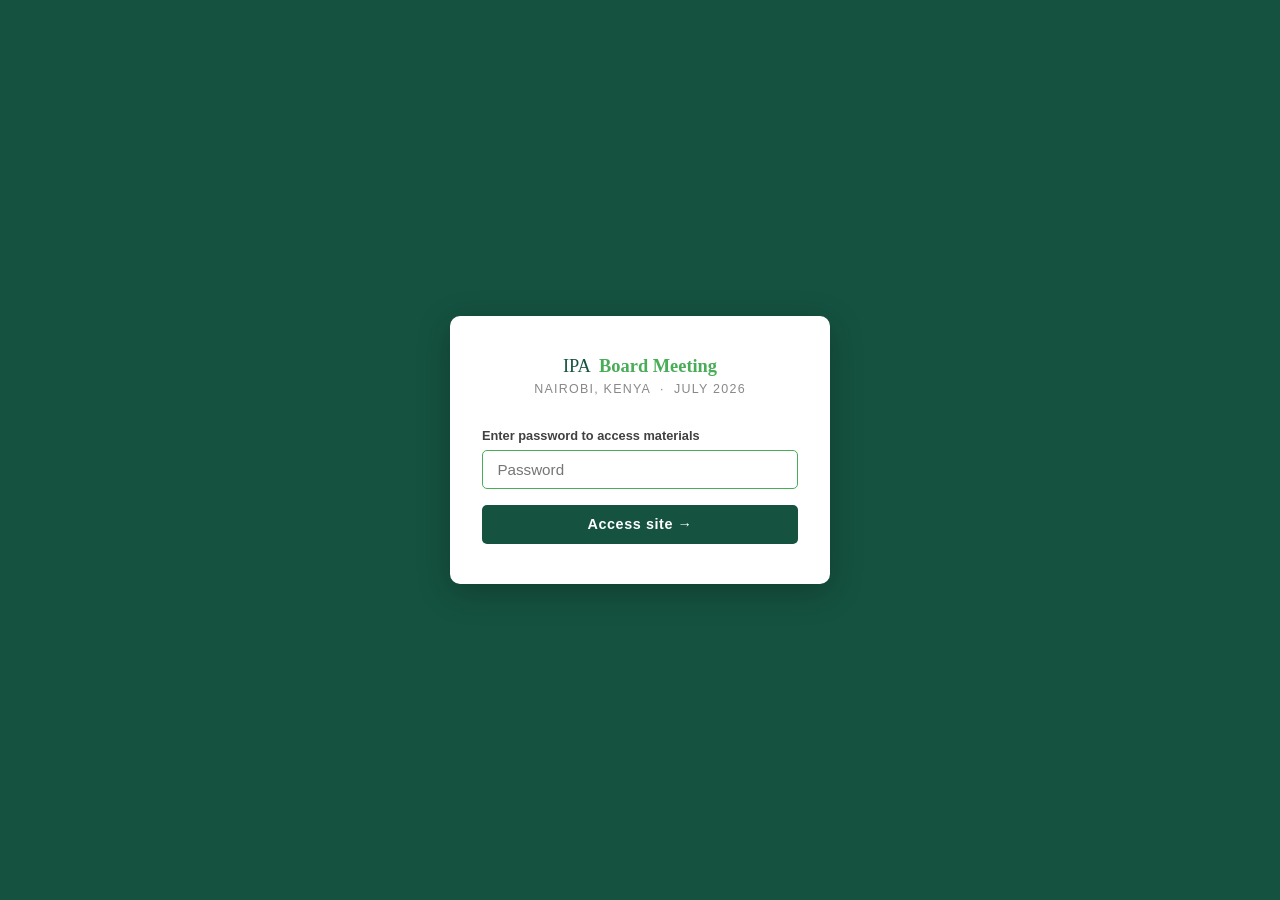
<file: index.html>
<!DOCTYPE html>
<html lang="en">
<head>
  <meta charset="UTF-8" />
  <meta name="viewport" content="width=device-width, initial-scale=1.0"/>
  <title>IPA Board Meeting</title>
  <script>
    if (sessionStorage.getItem("ipa_auth") !== "true") {
      window.location.href = "password.html";
    }
  </script>
  <style>
    /* ── TOKENS ─────────────────────────────────────────── */
    :root {
      --green:      #49ac57;
      --dark-green: #155240;
      --light-blue: #84d0d4;
      --dark-blue:  #2b4085;
      --orange:     #f26529;
      --light-gray: #f1f2f2;
      --dark-gray:  #c9c9c8;
      --charcoal:   #414042;
      --white:      #ffffff;
      --font-display: Georgia, 'Times New Roman', serif;
      --font-body:    Arial, Helvetica, sans-serif;
    }

    /* ── RESET ──────────────────────────────────────────── */
    *, *::before, *::after { box-sizing: border-box; margin: 0; padding: 0; }
    body {
      font-family: var(--font-body);
      font-size: 15px;
      color: var(--charcoal);
      background: var(--white);
      min-height: 100vh;
      display: flex;
      flex-direction: column;
    }
    a { color: inherit; text-decoration: none; }

    /* ── HEADER ─────────────────────────────────────────── */
    header {
      background: var(--dark-green);
      color: var(--white);
      padding: 0 2rem;
      display: flex;
      align-items: center;
      justify-content: space-between;
      height: 64px;
      position: sticky;
      top: 0;
      z-index: 100;
      box-shadow: 0 2px 8px rgba(0,0,0,.25);
    }
    .site-title {
      font-family: var(--font-display);
      font-size: 1.15rem;
      font-weight: normal;
      letter-spacing: .01em;
    }
    .site-title span {
      color: var(--green);
      font-weight: bold;
    }
    nav { display: flex; gap: .25rem; }
    nav a {
      padding: .45rem .8rem;
      border-radius: 4px;
      font-size: .82rem;
      font-family: var(--font-body);
      font-weight: bold;
      text-transform: uppercase;
      letter-spacing: .06em;
      color: rgba(255,255,255,.75);
      transition: background .15s, color .15s;
    }
    nav a:hover { background: rgba(255,255,255,.12); color: #fff; }
    nav a.active { background: var(--green); color: #fff; }

    /* ── HERO ───────────────────────────────────────────── */
    .hero {
      background: var(--dark-green);
      color: var(--white);
      padding: 4rem 2rem 3.5rem;
      text-align: center;
    }
    .hero-label {
      font-family: var(--font-body);
      font-size: .72rem;
      font-weight: bold;
      text-transform: uppercase;
      letter-spacing: .14em;
      color: var(--light-blue);
      margin-bottom: .75rem;
    }
    .hero h1 {
      font-family: var(--font-display);
      font-size: 2.4rem;
      font-weight: normal;
      line-height: 1.2;
      margin-bottom: 1rem;
    }
    .hero p {
      font-size: .95rem;
      color: rgba(255,255,255,.75);
      max-width: 560px;
      margin: 0 auto 2rem;
      line-height: 1.6;
    }
    .hero-meta {
      display: flex;
      justify-content: center;
      gap: 2rem;
      flex-wrap: wrap;
    }
    .hero-meta-item {
      display: flex;
      flex-direction: column;
      align-items: center;
      gap: .2rem;
    }
    .hero-meta-item .label {
      font-size: .68rem;
      text-transform: uppercase;
      letter-spacing: .1em;
      color: var(--light-blue);
      font-weight: bold;
    }
    .hero-meta-item .value {
      font-family: var(--font-display);
      font-size: 1.1rem;
    }

    /* ── CARD GRID ──────────────────────────────────────── */
    .section-nav {
      display: grid;
      grid-template-columns: repeat(auto-fit, minmax(220px, 1fr));
      gap: 1.25rem;
      padding: 2.5rem 2rem;
      max-width: 960px;
      margin: 0 auto;
      width: 100%;
    }
    .nav-card {
      background: var(--white);
      border: 1px solid var(--dark-gray);
      border-radius: 8px;
      padding: 1.5rem 1.25rem;
      display: flex;
      flex-direction: column;
      gap: .6rem;
      cursor: pointer;
      transition: box-shadow .15s, transform .15s, border-color .15s;
      text-decoration: none;
      color: inherit;
    }
    .nav-card:hover {
      box-shadow: 0 4px 18px rgba(0,0,0,.10);
      transform: translateY(-2px);
      border-color: var(--green);
    }
    .nav-card .card-icon {
      width: 40px; height: 40px;
      background: var(--light-gray);
      border-radius: 8px;
      display: flex; align-items: center; justify-content: center;
    }
    .nav-card .card-icon svg { width: 22px; height: 22px; fill: var(--dark-green); }
    .nav-card h3 {
      font-family: var(--font-body);
      font-size: .95rem;
      font-weight: bold;
      color: var(--dark-green);
    }
    .nav-card p {
      font-size: .82rem;
      color: var(--charcoal);
      line-height: 1.5;
    }
    .nav-card .card-arrow {
      margin-top: auto;
      font-size: .78rem;
      font-weight: bold;
      color: var(--green);
      letter-spacing: .04em;
    }

    /* ── FOOTER ─────────────────────────────────────────── */
    footer {
      margin-top: auto;
      padding: 1.25rem 2rem;
      background: var(--light-gray);
      border-top: 1px solid var(--dark-gray);
      font-size: .75rem;
      color: #888;
      text-align: center;
    }
    footer a { color: var(--dark-green); text-decoration: underline; }

    /* ── MOBILE ─────────────────────────────────────────── */
    @media (max-width: 640px) {
      header { flex-direction: column; height: auto; padding: .75rem 1rem; gap: .5rem; }
      nav { flex-wrap: wrap; justify-content: center; }
      .hero h1 { font-size: 1.6rem; }
      .hero { padding: 2.5rem 1.25rem 2rem; }
    }
  </style>
</head>
<body>

<header>
  <div class="site-title">IPA &nbsp;<span>Board Meeting</span></div>
  <nav>
    <a href="index.html" class="active">Home</a>
    <a href="agenda.html">Agenda</a>
    <a href="reports.html">Reports</a>
    <a href="presentations.html">Logistics</a> 
    <a href="bios.html">Donor Dinner</a>
  </nav>
</header>

<div class="hero">
  <div class="hero-label">Innovations for Poverty Action</div>
  <h1>Board of Directors Meeting</h1>
  <p>Welcome. Use this site to access all meeting materials. Navigate using the menu above or the sections below.</p>
  <div class="hero-meta">
    <div class="hero-meta-item">
      <span class="label">Date</span>
      <span class="value">📅 July 29-31, 2026</span>
    </div>
    <div class="hero-meta-item">
      <span class="label">Location</span>
      <span class="value">Nairobi, Kenya / Virtual</span>
    </div>
  </div>
</div>

<div class="section-nav">

  <a href="agenda.html" class="nav-card">
    <div class="card-icon">
      <!-- Material Design: event_note icon -->
      <svg viewBox="0 0 24 24" xmlns="http://www.w3.org/2000/svg">
        <path d="M17 12H7v2h10v-2zm2-9h-1V1h-2v2H8V1H6v2H5C3.9 3 3 3.9 3 5L2.99 19c0 1.1.89 2 1.99 2H19c1.1 0 2-.9 2-2V5c0-1.1-.9-2-2-2zm0 16H5V8h14v11zm-5-5H7v2h7v-2z"/>
      </svg>
    </div>
    <h3>Agenda &amp; Schedule</h3>
    <p>Meeting timetable, discussion topics, and time allocations for each item.</p>
    <div class="card-arrow">View agenda →</div>
  </a>

  <a href="reports.html" class="nav-card">
    <div class="card-icon">
      <!-- Material Design: description icon -->
      <svg viewBox="0 0 24 24" xmlns="http://www.w3.org/2000/svg">
        <path d="M14 2H6C4.9 2 4 2.9 4 4v16c0 1.1.9 2 2 2h12c1.1 0 2-.9 2-2V8l-6-6zm2 16H8v-2h8v2zm0-4H8v-2h8v2zm-3-5V3.5L18.5 9H13z"/>
      </svg>
    </div>
    <h3>Reports &amp; Documents</h3>
    <p>Pre-read materials, financial summaries, and committee reports.</p>
    <div class="card-arrow">View reports →</div>
  </a>

  <a href="bios.html" class="nav-card">
    <div class="card-icon">
      <!-- Material Design: group icon -->
      <svg viewBox="0 0 24 24" xmlns="http://www.w3.org/2000/svg">
        <path d="M16 11c1.66 0 2.99-1.34 2.99-3S17.66 5 16 5c-1.66 0-3 1.34-3 3s1.34 3 3 3zm-8 0c1.66 0 2.99-1.34 2.99-3S9.66 5 8 5C6.34 5 5 6.34 5 8s1.34 3 3 3zm0 2c-2.33 0-7 1.17-7 3.5V19h14v-2.5c0-2.33-4.67-3.5-7-3.5zm8 0c-.29 0-.62.02-.97.05 1.16.84 1.97 1.97 1.97 3.45V19h6v-2.5c0-2.33-4.67-3.5-7-3.5z"/>
      </svg>
    </div>
    <h3>Donors Dinner</h3>
    <p>Profiles for donor representatives joining the dinner.</p>
    <div class="card-arrow">View bios →</div>
  </a>

  <a href="presentations.html" class="nav-card">
    <div class="card-icon">
      <!-- Material Design: present_to_all icon -->
      <svg viewBox="0 0 24 24" xmlns="http://www.w3.org/2000/svg">
        <path d="M21 3H3c-1.1 0-2 .9-2 2v14c0 1.1.9 2 2 2h18c1.1 0 2-.9 2-2V5c0-1.1-.9-2-2-2zm0 16H3V5h18v14zm-9-1l4-5h-3V7h-2v6H8l4 5z"/>
      </svg>
    </div>
    <h3>Logistics</h3>
    <p>Logistical information to know ahead of the meeting.</p>
    <div class="card-arrow">View logistics →</div>
  </a>
  
</div>

<footer>
  Innovations for Poverty Action &nbsp;·&nbsp; Confidential Board Materials &nbsp;·&nbsp;
  Questions? <a href="mailto:support@poverty-action.org">support@poverty-action.org</a>
</footer>

</body>
</html>
</file>
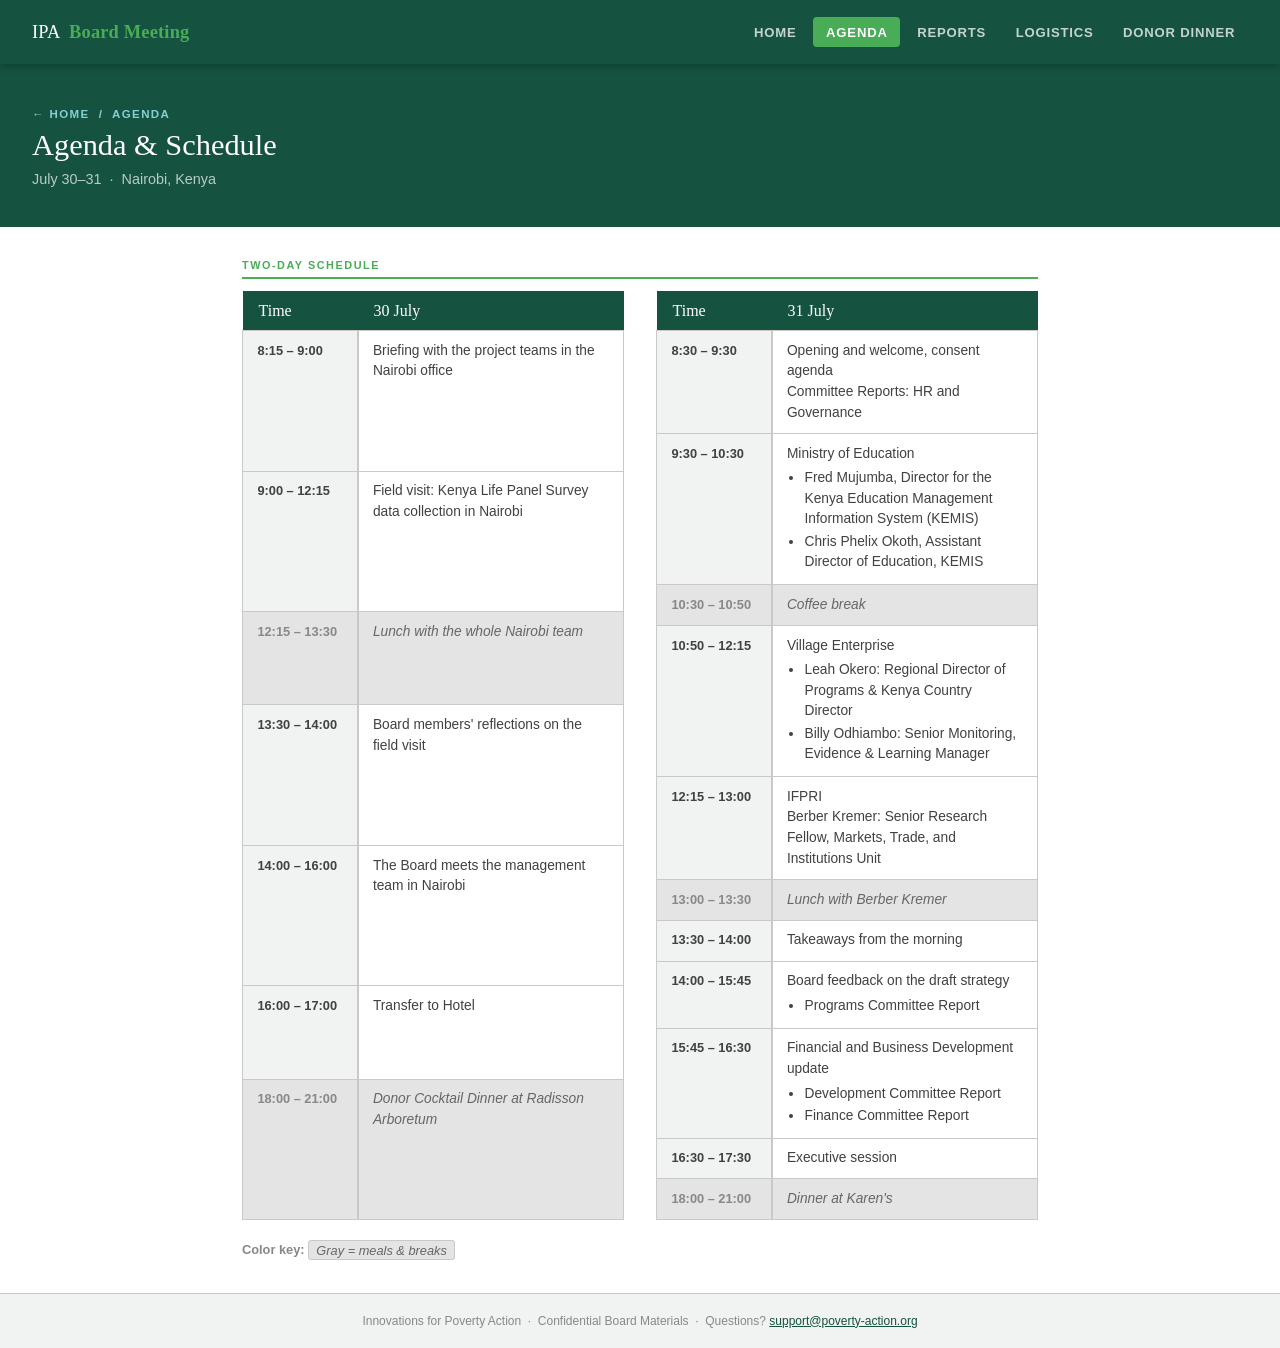
<file: agenda.html>
<!DOCTYPE html>
<html lang="en">
<head>
  <meta charset="UTF-8"/>
  <meta name="viewport" content="width=device-width, initial-scale=1.0"/>
  <title>Agenda – IPA Board Meeting</title>
  <link rel="stylesheet" href="style.css"/>
  <style>
    .agenda-wrap {
      display: grid;
      grid-template-columns: 1fr 1fr;
      gap: 2rem;
      margin-top: .75rem;
    }
    .day-table { width: 100%; border-collapse: collapse; font-size: .86rem; }
    .day-table thead th {
      background: #155240;
      color: #ffffff;
      padding: .65rem 1rem;
      text-align: left;
      font-family: Georgia, serif;
      font-size: 1rem;
      font-weight: normal;
    }
    .day-table thead th.time-head { width: 115px; }
    .day-table td {
      padding: .6rem .9rem;
      border: 1px solid #c9c9c8;
      vertical-align: top;
      line-height: 1.5;
      color: #414042;
    }
    .day-table td.time {
      white-space: nowrap;
      font-weight: bold;
      color: #414042;
      font-size: .8rem;
      background: #f1f2f2;
      width: 115px;
      border-right: 2px solid #c9c9c8;
    }
    /* Social / break rows */
    .day-table td.shaded {
      background: #e4e4e4;
      color: #666;
      font-style: italic;
    }
    .day-table td.time-shaded {
      background: #e4e4e4;
      color: #888;
      font-weight: bold;
      font-size: .8rem;
      border-right: 2px solid #c9c9c8;
      white-space: nowrap;
    }
    .day-table ul { margin: .25rem 0 0 1.1rem; padding: 0; }
    .day-table ul li { margin-bottom: .1rem; }

    @media (max-width: 700px) {
      .agenda-wrap { grid-template-columns: 1fr; }
    }
  </style>
</head>
<body>

<header>
  <div class="site-title">IPA &nbsp;<span>Board Meeting</span></div>
  <nav>
    <a href="index.html">Home</a>
    <a href="agenda.html" class="active">Agenda</a>
    <a href="reports.html">Reports</a>
    <a href="presentations.html">Logistics</a>
    <a href="bios.html">Donor Dinner</a>
  </nav>
</header>

<div class="page-header">
  <div class="breadcrumb">← <a href="index.html" style="color:inherit;">Home</a> &nbsp;/&nbsp; Agenda</div>
  <h1>Agenda &amp; Schedule</h1>
  <p>July 30–31 &nbsp;·&nbsp; Nairobi, Kenya</p>
</div>

<div class="content">
  <div class="section-label">Two-Day Schedule</div>

  <div class="agenda-wrap">

    <!-- ── JULY 30 ─────────────────────────────────────── -->
    <table class="day-table">
      <thead>
        <tr>
          <th class="time-head">Time</th>
          <th>30 July</th>
        </tr>
      </thead>
      <tbody>
        <tr>
          <td class="time">8:15 – 9:00</td>
          <td>Briefing with the project teams in the Nairobi office</td>
        </tr>
        <tr>
          <td class="time">9:00 – 12:15</td>
          <td>Field visit: Kenya Life Panel Survey data collection in Nairobi</td>
        </tr>
        <tr>
          <td class="time-shaded">12:15 – 13:30</td>
          <td class="shaded">Lunch with the whole Nairobi team</td>
        </tr>
        <tr>
          <td class="time">13:30 – 14:00</td>
          <td>Board members' reflections on the field visit</td>
        </tr>
        <tr>
          <td class="time">14:00 – 16:00</td>
          <td>The Board meets the management team in Nairobi</td>
        </tr>
        <tr>
          <td class="time">16:00 – 17:00</td>
          <td>Transfer to Hotel</td>
        </tr>
        <tr>
          <td class="time-shaded">18:00 – 21:00</td>
          <td class="shaded">Donor Cocktail Dinner at Radisson Arboretum</td>
        </tr>
      </tbody>
    </table>

    <!-- ── JULY 31 ─────────────────────────────────────── -->
    <table class="day-table">
      <thead>
        <tr>
          <th class="time-head">Time</th>
          <th>31 July</th>
        </tr>
      </thead>
      <tbody>
     <tr>
     <td class="time">8:30 – 9:30</td>
          <td>
            Opening and welcome, consent agenda<br>
            Committee Reports: HR and Governance
          </td>
        </tr>
        <tr>
          <td class="time">9:30 – 10:30</td>
          <td>
            Ministry of Education
            <ul>
            <li>Fred Mujumba, Director for the Kenya Education Management Information System (KEMIS)</li>
            <li>Chris Phelix Okoth, Assistant Director of Education, KEMIS</li> 
          </ul>
          </td>
        </tr>
        <tr>
          <td class="time-shaded">10:30 – 10:50</td>
          <td class="shaded">Coffee break</td>
        </tr>
        <tr>
          <td class="time">10:50 – 12:15</td>
          <td>
            Village Enterprise
            <ul>
              <li>Leah Okero: Regional Director of Programs &amp; Kenya Country Director</li>
              <li>Billy Odhiambo: Senior Monitoring, Evidence &amp; Learning Manager</li>
            </ul>
          </td>
        </tr>
        <tr>
          <td class="time">12:15 – 13:00</td>
          <td>
            IFPRI<br>
            Berber Kremer: Senior Research Fellow, Markets, Trade, and Institutions Unit
          </td>
        </tr>
        <tr>
          <td class="time-shaded">13:00 – 13:30</td>
          <td class="shaded">Lunch with Berber Kremer</td>
        </tr>
        <tr>
          <td class="time">13:30 – 14:00</td>
          <td>Takeaways from the morning</td>
        </tr>      
     <tr>
          <td class="time">14:00 – 15:45</td>
          <td>
            Board feedback on the draft strategy
            <ul>
              <li>Programs Committee Report</li>
             </ul>
          </td>
        </tr>
        <tr>
       <td class="time">15:45 – 16:30</td>
          <td>
            Financial and Business Development update
            <ul>
              <li>Development Committee Report</li>
              <li>Finance Committee Report</li>
            </ul>
          </td>
        </tr>
        <tr>
          <td class="time">16:30 – 17:30</td>
          <td>Executive session</td>
        </tr>
        <tr>
          <td class="time-shaded">18:00 – 21:00</td>
          <td class="shaded">Dinner at Karen's</td>
        </tr>
      </tbody>
    </table>

  </div>

  <p style="margin-top:1.25rem; font-size:.8rem; color:#888; line-height:1.6;">
    <strong>Color key:</strong>
    <span style="background:#e4e4e4; padding:.1rem .45rem; border-radius:3px; border:1px solid #c9c9c8; font-style:italic; color:#666;">Gray = meals &amp; breaks</span>
  </p>

</div>

<footer>
  Innovations for Poverty Action &nbsp;·&nbsp; Confidential Board Materials &nbsp;·&nbsp;
  Questions? <a href="mailto:support@poverty-action.org">support@poverty-action.org</a>
</footer>

</body>
</html>
</file>
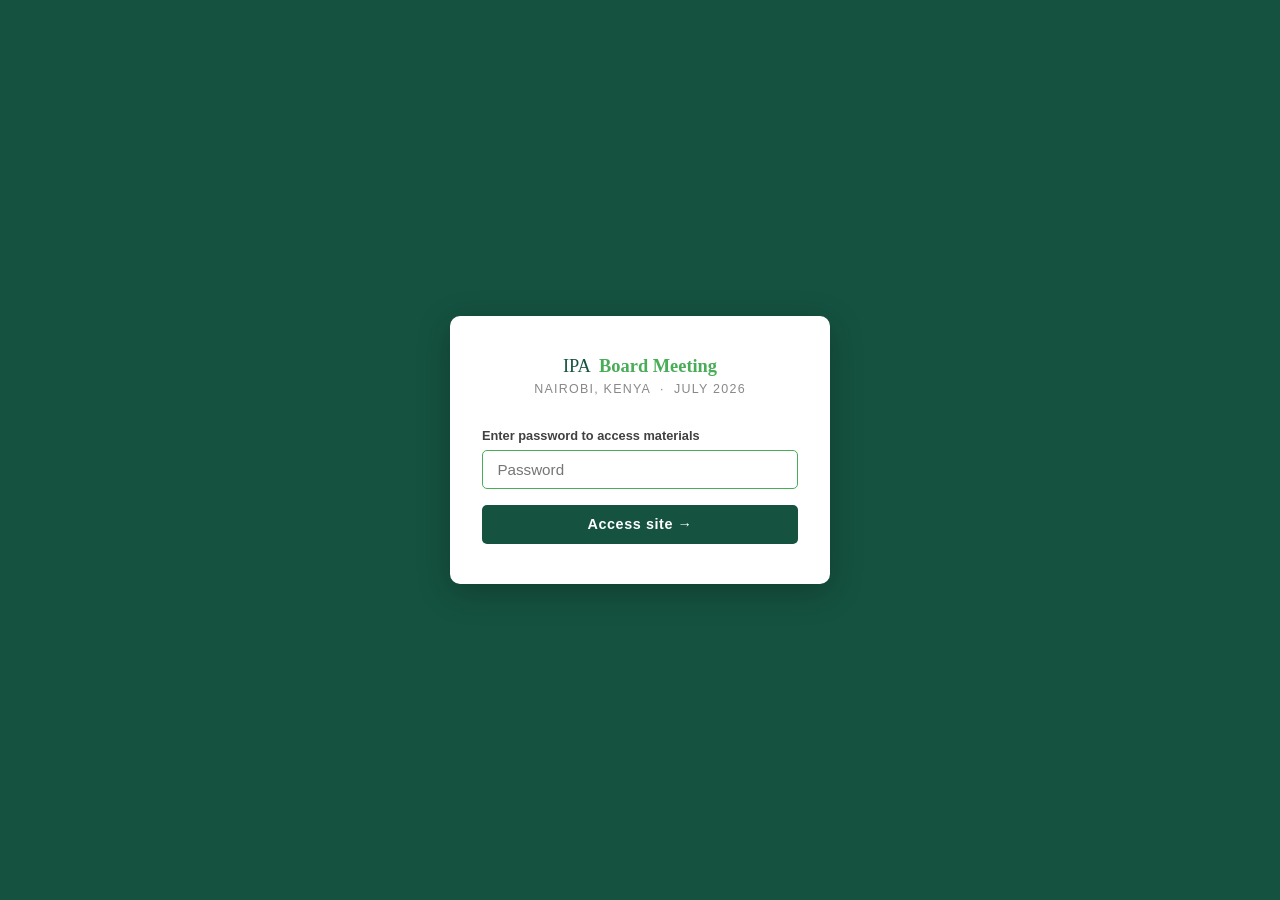
<file: password.html>
<!DOCTYPE html>
<html lang="en">
<head>
  <meta charset="UTF-8"/>
  <meta name="viewport" content="width=device-width, initial-scale=1.0"/>
  <title>IPA Board Meeting – Access</title>
  <style>
    :root {
      --green:      #49ac57;
      --dark-green: #155240;
      --light-blue: #84d0d4;
      --light-gray: #f1f2f2;
      --dark-gray:  #c9c9c8;
      --charcoal:   #414042;
      --white:      #ffffff;
      --font-display: Georgia, 'Times New Roman', serif;
      --font-body:    Arial, Helvetica, sans-serif;
    }
    *, *::before, *::after { box-sizing: border-box; margin: 0; padding: 0; }
    body {
      font-family: var(--font-body);
      background: var(--dark-green);
      min-height: 100vh;
      display: flex;
      align-items: center;
      justify-content: center;
      padding: 1.5rem;
    }
    .card {
      background: var(--white);
      border-radius: 10px;
      padding: 2.5rem 2rem;
      width: 100%;
      max-width: 380px;
      text-align: center;
      box-shadow: 0 8px 32px rgba(0,0,0,.25);
    }
    .logo {
      font-family: var(--font-display);
      font-size: 1.15rem;
      color: var(--dark-green);
      margin-bottom: .3rem;
    }
    .logo span { color: var(--green); font-weight: bold; }
    .subtitle {
      font-size: .78rem;
      color: #888;
      text-transform: uppercase;
      letter-spacing: .1em;
      margin-bottom: 2rem;
    }
    label {
      display: block;
      font-size: .8rem;
      font-weight: bold;
      color: var(--charcoal);
      text-align: left;
      margin-bottom: .4rem;
    }
    input[type="password"] {
      width: 100%;
      padding: .65rem .9rem;
      border: 1px solid var(--dark-gray);
      border-radius: 5px;
      font-size: .95rem;
      font-family: var(--font-body);
      color: var(--charcoal);
      outline: none;
      transition: border-color .15s;
      margin-bottom: 1rem;
    }
    input[type="password"]:focus { border-color: var(--green); }
    button {
      width: 100%;
      padding: .7rem;
      background: var(--dark-green);
      color: var(--white);
      border: none;
      border-radius: 5px;
      font-size: .9rem;
      font-family: var(--font-body);
      font-weight: bold;
      cursor: pointer;
      letter-spacing: .04em;
      transition: background .15s;
    }
    button:hover { background: var(--green); }
    .error {
      display: none;
      margin-top: .85rem;
      font-size: .82rem;
      color: #c0392b;
      background: #fdebd0;
      padding: .5rem .75rem;
      border-radius: 4px;
    }
    .error.visible { display: block; }
  </style>
</head>
<body>

<div class="card">
  <div class="logo">IPA &nbsp;<span>Board Meeting</span></div>
  <div class="subtitle">Nairobi, Kenya &nbsp;·&nbsp; July 2026</div>

  <label for="pwd">Enter password to access materials</label>
  <input type="password" id="pwd" placeholder="Password" autofocus
         onkeydown="if(event.key==='Enter') checkPassword()"/>
  <button onclick="checkPassword()">Access site →</button>
  <div class="error" id="error">Incorrect password. Please try again.</div>
</div>

<script>
  // If already authenticated this session, go straight to homepage
  if (sessionStorage.getItem('ipa_auth') === 'true') {
    window.location.href = 'index.html';
  }

  function checkPassword() {
    const input = document.getElementById('pwd').value;
    if (input === 'IPAJuly2026') {
      sessionStorage.setItem('ipa_auth', 'true');
      window.location.href = 'index.html';
    } else {
      document.getElementById('error').classList.add('visible');
      document.getElementById('pwd').value = '';
      document.getElementById('pwd').focus();
    }
  }
</script>

</body>
</html>
</file>
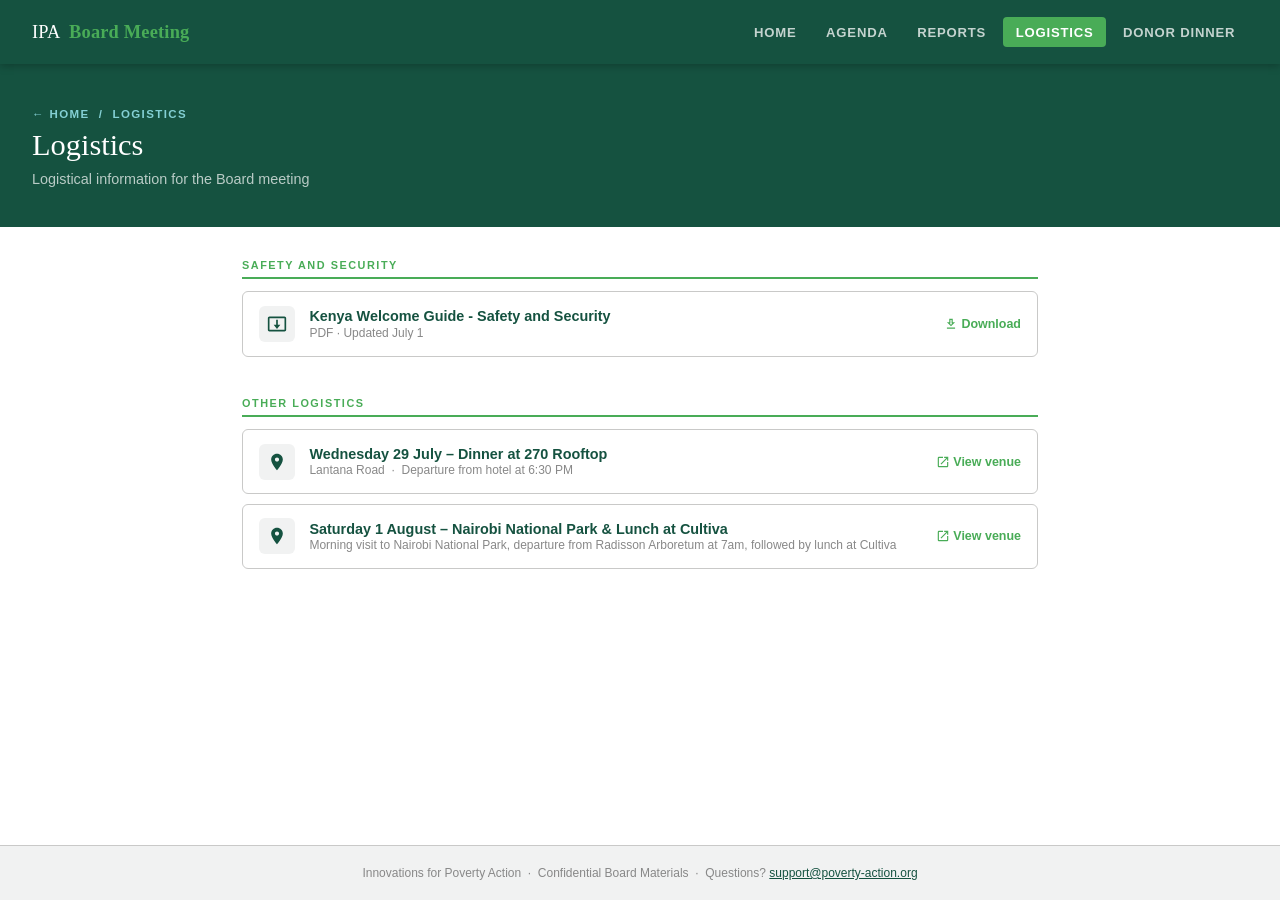
<file: presentations.html>
<!DOCTYPE html>
<html lang="en">
<head>
  <meta charset="UTF-8"/>
  <meta name="viewport" content="width=device-width, initial-scale=1.0"/>
  <title>Logistics – IPA Board Meeting</title>
  <link rel="stylesheet" href="style.css"/>
</head>
<body>

<header>
  <div class="site-title">IPA &nbsp;<span>Board Meeting</span></div>
  <nav>
    <a href="index.html">Home</a>
    <a href="agenda.html">Agenda</a>
    <a href="reports.html">Reports</a>
    <a href="presentations.html" class="active">Logistics</a>
    <a href="bios.html">Donor Dinner</a>
  </nav>
</header>

<div class="page-header">
  <div class="breadcrumb">← <a href="index.html" style="color:inherit;">Home</a> &nbsp;/&nbsp; Logistics</div>
  <h1>Logistics</h1>
  <p>Logistical information for the Board meeting</p>
</div>

<div class="content">

  <div class="section-label">Safety and Security</div>
  <ul class="doc-list">

    <li class="doc-item">
      <div class="doc-icon">
        <svg viewBox="0 0 24 24" xmlns="http://www.w3.org/2000/svg">
          <path d="M21 3H3c-1.1 0-2 .9-2 2v14c0 1.1.9 2 2 2h18c1.1 0 2-.9 2-2V5c0-1.1-.9-2-2-2zm0 16H3V5h18v14zm-9-1l4-5h-3V7h-2v6H8l4 5z"/>
        </svg>
      </div>
      <div class="doc-info">
        <div class="doc-title">Kenya Welcome Guide - Safety and Security</div>
        <div class="doc-meta">PDF · Updated July 1</div>
      </div>
      <a href="https://ipastorage.box.com/s/sjo1k99n4ytrn7h6hfna57hhas368g22" class="doc-link" download>
        <svg viewBox="0 0 24 24" xmlns="http://www.w3.org/2000/svg"><path d="M19 9h-4V3H9v6H5l7 7 7-7zm-8 2V5h2v6h1.17L12 13.17 9.83 11H11zm-6 7h14v2H5v-2z"/></svg>
        Download
      </a>
    </li>

  </ul>

  <div class="section-label">Other Logistics</div>
  <ul class="doc-list">

    <li class="doc-item">
      <div class="doc-icon">
        <!-- Location icon -->
        <svg viewBox="0 0 24 24" xmlns="http://www.w3.org/2000/svg">
          <path d="M12 2C8.13 2 5 5.13 5 9c0 5.25 7 13 7 13s7-7.75 7-13c0-3.87-3.13-7-7-7zm0 9.5c-1.38 0-2.5-1.12-2.5-2.5s1.12-2.5 2.5-2.5 2.5 1.12 2.5 2.5-1.12 2.5-2.5 2.5z"/>
        </svg>
      </div>
      <div class="doc-info">
        <div class="doc-title">Wednesday 29 July – Dinner at 270 Rooftop</div>
        <div class="doc-meta">Lantana Road &nbsp;·&nbsp; Departure from hotel at 6:30 PM</div>
      </div>
      <a href="https://www.instagram.com/270rooftop/" target="_blank" class="doc-link">
        <svg viewBox="0 0 24 24" xmlns="http://www.w3.org/2000/svg"><path d="M19 19H5V5h7V3H5a2 2 0 00-2 2v14a2 2 0 002 2h14a2 2 0 002-2v-7h-2v7zM14 3v2h3.59l-9.83 9.83 1.41 1.41L19 6.41V10h2V3h-7z"/></svg>
        View venue
      </a>
    </li>

    <li class="doc-item">
      <div class="doc-icon">
        <svg viewBox="0 0 24 24" xmlns="http://www.w3.org/2000/svg">
          <path d="M12 2C8.13 2 5 5.13 5 9c0 5.25 7 13 7 13s7-7.75 7-13c0-3.87-3.13-7-7-7zm0 9.5c-1.38 0-2.5-1.12-2.5-2.5s1.12-2.5 2.5-2.5 2.5 1.12 2.5 2.5-1.12 2.5-2.5 2.5z"/>
        </svg>
      </div>
      <div class="doc-info">
        <div class="doc-title">Saturday 1 August – Nairobi National Park &amp; Lunch at Cultiva</div>
        <div class="doc-meta">Morning visit to Nairobi National Park, departure from Radisson Arboretum at 7am, followed by lunch at Cultiva</div>
      </div>
      <a href="https://cultivakenya.com/" target="_blank" class="doc-link">
        <svg viewBox="0 0 24 24" xmlns="http://www.w3.org/2000/svg"><path d="M19 19H5V5h7V3H5a2 2 0 00-2 2v14a2 2 0 002 2h14a2 2 0 002-2v-7h-2v7zM14 3v2h3.59l-9.83 9.83 1.41 1.41L19 6.41V10h2V3h-7z"/></svg>
        View venue
      </a>
    </li>

  </ul>

</div>

<footer>
  Innovations for Poverty Action &nbsp;·&nbsp; Confidential Board Materials &nbsp;·&nbsp;
  Questions? <a href="mailto:support@poverty-action.org">support@poverty-action.org</a>
</footer>

</body>
</html>
</file>
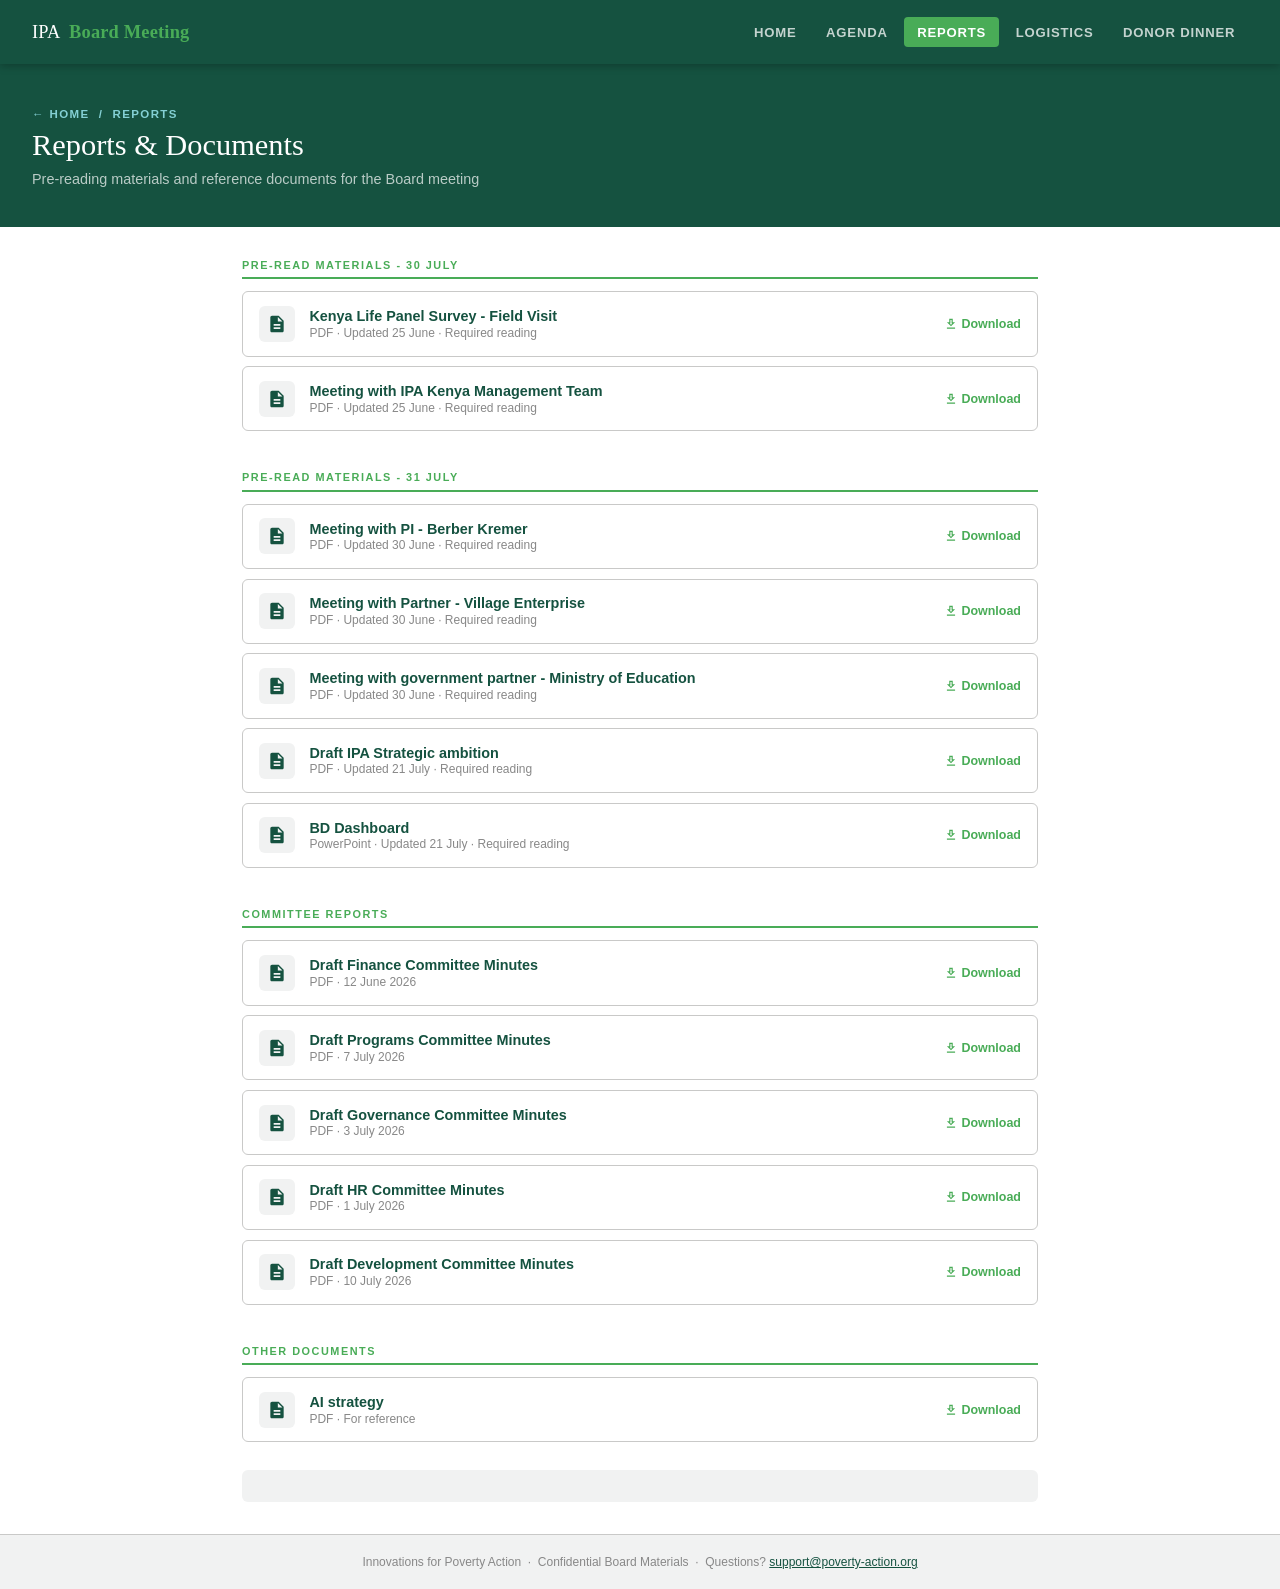
<file: reports.html>
<!DOCTYPE html>
<html lang="en">
<head>
  <meta charset="UTF-8"/>
  <meta name="viewport" content="width=device-width, initial-scale=1.0"/>
  <title>Reports – IPA Board Meeting</title>
  <link rel="stylesheet" href="style.css"/>
</head>
<body>

<header>
  <div class="site-title">IPA &nbsp;<span>Board Meeting</span></div>
  <nav>
    <a href="index.html">Home</a>
    <a href="agenda.html">Agenda</a>
    <a href="reports.html" class="active">Reports</a>
    <a href="presentations.html">Logistics</a>
    <a href="bios.html">Donor Dinner</a>
  </nav>
</header>

<div class="page-header">
  <div class="breadcrumb">← <a href="index.html" style="color:inherit;">Home</a> &nbsp;/&nbsp; Reports</div>
  <h1>Reports &amp; Documents</h1>
  <p>Pre-reading materials and reference documents for the Board meeting</p>
</div>

<div class="content">

  <div class="section-label">Pre-read Materials - 30 July</div>
  <ul class="doc-list">

    <li class="doc-item">
      <div class="doc-icon">
        <!-- PDF icon -->
        <svg viewBox="0 0 24 24" xmlns="http://www.w3.org/2000/svg">
          <path d="M14 2H6C4.9 2 4 2.9 4 4v16c0 1.1.9 2 2 2h12c1.1 0 2-.9 2-2V8l-6-6zm2 16H8v-2h8v2zm0-4H8v-2h8v2zm-3-5V3.5L18.5 9H13z"/>
        </svg>
      </div>
      <div class="doc-info">
        <div class="doc-title">Kenya Life Panel Survey - Field Visit</div>
        <div class="doc-meta">PDF · Updated 25 June · Required reading</div>
      </div>
      <!-- Replace # with your real file URL or Google Drive link -->
      <a href="https://ipastorage.box.com/s/424e1oww7xcb9jhrh120f3pr7xm6ao67" class="doc-link" download>
        <svg viewBox="0 0 24 24" xmlns="http://www.w3.org/2000/svg"><path d="M19 9h-4V3H9v6H5l7 7 7-7zm-8 2V5h2v6h1.17L12 13.17 9.83 11H11zm-6 7h14v2H5v-2z"/></svg>
        Download
      </a>
    </li>

 <li class="doc-item">
      <div class="doc-icon">
        <svg viewBox="0 0 24 24" xmlns="http://www.w3.org/2000/svg">
          <path d="M14 2H6C4.9 2 4 2.9 4 4v16c0 1.1.9 2 2 2h12c1.1 0 2-.9 2-2V8l-6-6zm2 16H8v-2h8v2zm0-4H8v-2h8v2zm-3-5V3.5L18.5 9H13z"/>
        </svg>
      </div>
      <div class="doc-info">
        <div class="doc-title">Meeting with IPA Kenya Management Team</div>
        <div class="doc-meta">PDF · Updated 25 June · Required reading</div>
      </div>
      <a href="https://ipastorage.box.com/s/hsde6c9dwbd9t9ga00qyfogaeb3y1gd3" class="doc-link" download>
        <svg viewBox="0 0 24 24" xmlns="http://www.w3.org/2000/svg"><path d="M19 9h-4V3H9v6H5l7 7 7-7zm-8 2V5h2v6h1.17L12 13.17 9.83 11H11zm-6 7h14v2H5v-2z"/></svg>
        Download
      </a>
    </li>

  </ul>

    <div class="section-label">Pre-Read materials - 31 July</div>
  <ul class="doc-list">

      <li class="doc-item">
      <div class="doc-icon">
        <!-- PDF icon -->
        <svg viewBox="0 0 24 24" xmlns="http://www.w3.org/2000/svg">
          <path d="M14 2H6C4.9 2 4 2.9 4 4v16c0 1.1.9 2 2 2h12c1.1 0 2-.9 2-2V8l-6-6zm2 16H8v-2h8v2zm0-4H8v-2h8v2zm-3-5V3.5L18.5 9H13z"/>
        </svg>
      </div>
      <div class="doc-info">
        <div class="doc-title">Meeting with PI - Berber Kremer</div>
        <div class="doc-meta">PDF · Updated 30 June · Required reading</div>
      </div>
      <!-- Replace # with your real file URL or Google Drive link -->
      <a href="https://ipastorage.box.com/s/675ltkrezokdqab1s716125ywgu8mm3c" class="doc-link" download>
        <svg viewBox="0 0 24 24" xmlns="http://www.w3.org/2000/svg"><path d="M19 9h-4V3H9v6H5l7 7 7-7zm-8 2V5h2v6h1.17L12 13.17 9.83 11H11zm-6 7h14v2H5v-2z"/></svg>
        Download
      </a>
    </li>

    <li class="doc-item">
      <div class="doc-icon">
        <svg viewBox="0 0 24 24" xmlns="http://www.w3.org/2000/svg">
          <path d="M14 2H6C4.9 2 4 2.9 4 4v16c0 1.1.9 2 2 2h12c1.1 0 2-.9 2-2V8l-6-6zm2 16H8v-2h8v2zm0-4H8v-2h8v2zm-3-5V3.5L18.5 9H13z"/>
        </svg>
      </div>
      <div class="doc-info">
        <div class="doc-title">Meeting with Partner - Village Enterprise</div>
        <div class="doc-meta">PDF · Updated 30 June · Required reading</div>
      </div>
      <a href="https://ipastorage.box.com/s/ur3jt4ynduw2cdrhydosupozpsqyg8u9" class="doc-link" download>
        <svg viewBox="0 0 24 24" xmlns="http://www.w3.org/2000/svg"><path d="M19 9h-4V3H9v6H5l7 7 7-7zm-8 2V5h2v6h1.17L12 13.17 9.83 11H11zm-6 7h14v2H5v-2z"/></svg>
        Download
      </a>
    </li>

    <li class="doc-item">
      <div class="doc-icon">
        <svg viewBox="0 0 24 24" xmlns="http://www.w3.org/2000/svg">
          <path d="M14 2H6C4.9 2 4 2.9 4 4v16c0 1.1.9 2 2 2h12c1.1 0 2-.9 2-2V8l-6-6zm2 16H8v-2h8v2zm0-4H8v-2h8v2zm-3-5V3.5L18.5 9H13z"/>
        </svg>
      </div>
      <div class="doc-info">
        <div class="doc-title">Meeting with government partner - Ministry of Education</div>
        <div class="doc-meta">PDF  · Updated 30 June · Required reading</div>
      </div>
      <a href="https://ipastorage.box.com/s/ko2s3ekbcbwf7gw8fgoofj4rpawhhx75" class="doc-link" download>
        <svg viewBox="0 0 24 24" xmlns="http://www.w3.org/2000/svg"><path d="M19 9h-4V3H9v6H5l7 7 7-7zm-8 2V5h2v6h1.17L12 13.17 9.83 11H11zm-6 7h14v2H5v-2z"/></svg>
        Download
      </a>
    </li>

    <li class="doc-item">
      <div class="doc-icon">
        <svg viewBox="0 0 24 24" xmlns="http://www.w3.org/2000/svg">
          <path d="M14 2H6C4.9 2 4 2.9 4 4v16c0 1.1.9 2 2 2h12c1.1 0 2-.9 2-2V8l-6-6zm2 16H8v-2h8v2zm0-4H8v-2h8v2zm-3-5V3.5L18.5 9H13z"/>
        </svg>
      </div>
      <div class="doc-info">
        <div class="doc-title">Draft IPA Strategic ambition</div>
        <div class="doc-meta">PDF  · Updated 21 July · Required reading</div>
      </div>
      <a href="https://ipastorage.box.com/s/nys858uyabpr7ockd0o5j0ggxwizl96m" class="doc-link" download>
        <svg viewBox="0 0 24 24" xmlns="http://www.w3.org/2000/svg"><path d="M19 9h-4V3H9v6H5l7 7 7-7zm-8 2V5h2v6h1.17L12 13.17 9.83 11H11zm-6 7h14v2H5v-2z"/></svg>
        Download
      </a>
    </li>

    <li class="doc-item">
      <div class="doc-icon">
        <svg viewBox="0 0 24 24" xmlns="http://www.w3.org/2000/svg">
          <path d="M14 2H6C4.9 2 4 2.9 4 4v16c0 1.1.9 2 2 2h12c1.1 0 2-.9 2-2V8l-6-6zm2 16H8v-2h8v2zm0-4H8v-2h8v2zm-3-5V3.5L18.5 9H13z"/>
        </svg>
      </div>
      <div class="doc-info">
        <div class="doc-title">BD Dashboard</div>
        <div class="doc-meta">PowerPoint  · Updated 21 July · Required reading</div>
      </div>
      <a href="https://ipastorage.box.com/s/9be361sfvfuh8bp3jbrrf38oan2yivrb" class="doc-link" download>
        <svg viewBox="0 0 24 24" xmlns="http://www.w3.org/2000/svg"><path d="M19 9h-4V3H9v6H5l7 7 7-7zm-8 2V5h2v6h1.17L12 13.17 9.83 11H11zm-6 7h14v2H5v-2z"/></svg>
        Download
      </a>
    </li>
    
  </ul>

  <div class="section-label">Committee Reports</div>
  <ul class="doc-list">

    <li class="doc-item">
      <div class="doc-icon">
        <svg viewBox="0 0 24 24" xmlns="http://www.w3.org/2000/svg">
          <path d="M14 2H6C4.9 2 4 2.9 4 4v16c0 1.1.9 2 2 2h12c1.1 0 2-.9 2-2V8l-6-6zm2 16H8v-2h8v2zm0-4H8v-2h8v2zm-3-5V3.5L18.5 9H13z"/>
        </svg>
      </div>
      <div class="doc-info">
        <div class="doc-title">Draft Finance Committee Minutes</div>
        <div class="doc-meta">PDF · 12 June 2026</div>
      </div>
      <a href="https://ipastorage.box.com/s/a5r2iqslg8ukksmnb9bpeih8sko1aq2k" class="doc-link" download>
        <svg viewBox="0 0 24 24" xmlns="http://www.w3.org/2000/svg">
          <path d="M19 9h-4V3H9v6H5l7 7 7-7zm-8 2V5h2v6h1.17L12 13.17 9.83 11H11zm-6 7h14v2H5v-2z"/></svg>
        Download
      </a>
    </li>

    <li class="doc-item">
      <div class="doc-icon">
        <svg viewBox="0 0 24 24" xmlns="http://www.w3.org/2000/svg">
          <path d="M14 2H6C4.9 2 4 2.9 4 4v16c0 1.1.9 2 2 2h12c1.1 0 2-.9 2-2V8l-6-6zm2 16H8v-2h8v2zm0-4H8v-2h8v2zm-3-5V3.5L18.5 9H13z"/>
        </svg>
      </div>
      <div class="doc-info">
        <div class="doc-title">Draft Programs Committee Minutes</div>
        <div class="doc-meta">PDF · 7 July 2026</div>
      </div>
      <a href="https://ipastorage.box.com/s/ngdttfk7pbdr9fwze1gvhnwzl754s3l6" class="doc-link" download>
        <svg viewBox="0 0 24 24" xmlns="http://www.w3.org/2000/svg"><path d="M19 9h-4V3H9v6H5l7 7 7-7zm-8 2V5h2v6h1.17L12 13.17 9.83 11H11zm-6 7h14v2H5v-2z"/></svg>
        Download
      </a>
    </li>

    <li class="doc-item">
      <div class="doc-icon">
        <svg viewBox="0 0 24 24" xmlns="http://www.w3.org/2000/svg">
          <path d="M14 2H6C4.9 2 4 2.9 4 4v16c0 1.1.9 2 2 2h12c1.1 0 2-.9 2-2V8l-6-6zm2 16H8v-2h8v2zm0-4H8v-2h8v2zm-3-5V3.5L18.5 9H13z"/>
        </svg>
      </div>
      <div class="doc-info">
        <div class="doc-title">Draft Governance Committee Minutes</div>
        <div class="doc-meta">PDF · 3 July 2026</div>
      </div>
      <a href="https://ipastorage.box.com/s/acrqjuufvdns82um52xmvkl2hvk2pfr4" class="doc-link">
        <svg viewBox="0 0 24 24" xmlns="http://www.w3.org/2000/svg"><path d="M19 9h-4V3H9v6H5l7 7 7-7zm-8 2V5h2v6h1.17L12 13.17 9.83 11H11zm-6 7h14v2H5v-2z"/></svg>
        Download
      </a>
    </li>

    <li class="doc-item">
      <div class="doc-icon">
        <svg viewBox="0 0 24 24" xmlns="http://www.w3.org/2000/svg">
          <path d="M14 2H6C4.9 2 4 2.9 4 4v16c0 1.1.9 2 2 2h12c1.1 0 2-.9 2-2V8l-6-6zm2 16H8v-2h8v2zm0-4H8v-2h8v2zm-3-5V3.5L18.5 9H13z"/>
        </svg>
      </div>
      <div class="doc-info">
        <div class="doc-title">Draft HR Committee Minutes</div>
        <div class="doc-meta">PDF · 1 July 2026</div>
      </div>
      <a href="https://ipastorage.box.com/s/gow7gxj3znsjoj9vju8jyhzaq4c890th" class="doc-link">
        <svg viewBox="0 0 24 24" xmlns="http://www.w3.org/2000/svg"><path d="M19 9h-4V3H9v6H5l7 7 7-7zm-8 2V5h2v6h1.17L12 13.17 9.83 11H11zm-6 7h14v2H5v-2z"/></svg>
        Download
      </a>
    </li>

    <li class="doc-item">
      <div class="doc-icon">
        <svg viewBox="0 0 24 24" xmlns="http://www.w3.org/2000/svg">
          <path d="M14 2H6C4.9 2 4 2.9 4 4v16c0 1.1.9 2 2 2h12c1.1 0 2-.9 2-2V8l-6-6zm2 16H8v-2h8v2zm0-4H8v-2h8v2zm-3-5V3.5L18.5 9H13z"/>
        </svg>
      </div>
      <div class="doc-info">
        <div class="doc-title">Draft Development Committee Minutes</div>
        <div class="doc-meta">PDF · 10 July 2026</div>
      </div>
      <a href="https://ipastorage.box.com/s/b1s0885xs9eyny7or0c86c4qammdfnwk" class="doc-link">
        <svg viewBox="0 0 24 24" xmlns="http://www.w3.org/2000/svg"><path d="M19 9h-4V3H9v6H5l7 7 7-7zm-8 2V5h2v6h1.17L12 13.17 9.83 11H11zm-6 7h14v2H5v-2z"/></svg>
        Download
      </a>
    </li>
    
  </ul>

  <div class="section-label">Other Documents</div>
  <ul class="doc-list">

    <li class="doc-item">
      <div class="doc-icon">
        <svg viewBox="0 0 24 24" xmlns="http://www.w3.org/2000/svg">
          <path d="M14 2H6C4.9 2 4 2.9 4 4v16c0 1.1.9 2 2 2h12c1.1 0 2-.9 2-2V8l-6-6zm2 16H8v-2h8v2zm0-4H8v-2h8v2zm-3-5V3.5L18.5 9H13z"/>
        </svg>
      </div>
      <div class="doc-info">
        <div class="doc-title">AI strategy</div>
        <div class="doc-meta">PDF · For reference</div>
      </div>
      <a href="https://ipastorage.box.com/s/n4rxsdtbhounmvej0w78p2lsaqsgtagf" class="doc-link">
        <svg viewBox="0 0 24 24" xmlns="http://www.w3.org/2000/svg"><path d="M19 9h-4V3H9v6H5l7 7 7-7zm-8 2V5h2v6h1.17L12 13.17 9.83 11H11zm-6 7h14v2H5v-2z"/></svg>
        Download
      </a>
    </li>

  </ul>

  <p style="margin-top:1.75rem; padding:1rem; background:var(--light-gray); border-radius:6px; font-size:.82rem; color:#555; line-height:1.6;">
    <strong></strong> 
  </p>

</div>

<footer>
  Innovations for Poverty Action &nbsp;·&nbsp; Confidential Board Materials &nbsp;·&nbsp;
  Questions? <a href="mailto:support@poverty-action.org">support@poverty-action.org</a>
</footer>

</body>
</html>
</file>
<file: style.css>
/* ── TOKENS ─────────────────────────────────────────────────────── */
:root {
  --green:      #49ac57;
  --dark-green: #155240;
  --light-blue: #84d0d4;
  --dark-blue:  #2b4085;
  --orange:     #f26529;
  --light-gray: #f1f2f2;
  --dark-gray:  #c9c9c8;
  --charcoal:   #414042;
  --white:      #ffffff;
  --font-display: Georgia, 'Times New Roman', serif;
  --font-body:    Arial, Helvetica, sans-serif;
}

*, *::before, *::after { box-sizing: border-box; margin: 0; padding: 0; }
body {
  font-family: var(--font-body);
  font-size: 15px;
  color: var(--charcoal);
  background: var(--white);
  min-height: 100vh;
  display: flex;
  flex-direction: column;
}
a { color: inherit; text-decoration: none; }

/* ── HEADER ─────────────────────────────────────────────────────── */
header {
  background: var(--dark-green);
  color: var(--white);
  padding: 0 2rem;
  display: flex;
  align-items: center;
  justify-content: space-between;
  height: 64px;
  position: sticky;
  top: 0;
  z-index: 100;
  box-shadow: 0 2px 8px rgba(0,0,0,.25);
}
.site-title { font-family: var(--font-display); font-size: 1.15rem; font-weight: normal; letter-spacing: .01em; }
.site-title span { color: var(--green); font-weight: bold; }
nav { display: flex; gap: .25rem; }
nav a {
  padding: .45rem .8rem;
  border-radius: 4px;
  font-size: .82rem;
  font-family: var(--font-body);
  font-weight: bold;
  text-transform: uppercase;
  letter-spacing: .06em;
  color: rgba(255,255,255,.75);
  transition: background .15s, color .15s;
}
nav a:hover { background: rgba(255,255,255,.12); color: #fff; }
nav a.active { background: var(--green); color: #fff; }

/* ── PAGE HEADER ─────────────────────────────────────────────────── */
.page-header {
  background: var(--dark-green);
  color: var(--white);
  padding: 2.75rem 2rem 2.5rem;
}
.page-header .breadcrumb {
  font-size: .72rem;
  font-weight: bold;
  text-transform: uppercase;
  letter-spacing: .12em;
  color: var(--light-blue);
  margin-bottom: .5rem;
}
.page-header h1 {
  font-family: var(--font-display);
  font-size: 1.9rem;
  font-weight: normal;
}
.page-header p {
  margin-top: .5rem;
  font-size: .9rem;
  color: rgba(255,255,255,.7);
}

/* ── CONTENT ─────────────────────────────────────────────────────── */
.content {
  max-width: 860px;
  margin: 0 auto;
  padding: 2rem;
  width: 100%;
  flex: 1;
}

/* ── SECTION LABEL ───────────────────────────────────────────────── */
.section-label {
  font-size: .68rem;
  font-weight: bold;
  text-transform: uppercase;
  letter-spacing: .14em;
  color: var(--green);
  margin-bottom: .5rem;
  margin-top: 2.5rem;
  padding-bottom: .4rem;
  border-bottom: 2px solid var(--green);
}
.section-label:first-child { margin-top: 0; }

/* ── AGENDA TABLE ────────────────────────────────────────────────── */
.agenda-table { width: 100%; border-collapse: collapse; margin-top: .75rem; }
.agenda-table th {
  background: var(--dark-green);
  color: var(--white);
  padding: .65rem 1rem;
  font-size: .75rem;
  text-transform: uppercase;
  letter-spacing: .08em;
  text-align: left;
}
.agenda-table td {
  padding: .75rem 1rem;
  border-bottom: 1px solid var(--light-gray);
  font-size: .88rem;
  vertical-align: top;
}
.agenda-table tr:last-child td { border-bottom: none; }
.agenda-table tr:nth-child(even) td { background: var(--light-gray); }
.agenda-table .time { white-space: nowrap; font-weight: bold; color: var(--dark-green); width: 110px; }
.agenda-table .duration { color: #888; font-size: .78rem; width: 70px; }
.agenda-table .topic { font-weight: bold; }
.agenda-table .presenter { font-size: .8rem; color: #666; }
.tag {
  display: inline-block;
  padding: .15rem .5rem;
  border-radius: 3px;
  font-size: .68rem;
  font-weight: bold;
  text-transform: uppercase;
  letter-spacing: .06em;
  margin-left: .4rem;
}
.tag-decision { background: #fdebd0; color: #c0392b; }
.tag-info     { background: #d5f0d8; color: var(--dark-green); }
.tag-vote     { background: #d4e6f1; color: var(--dark-blue); }

/* ── DOCUMENT LIST ───────────────────────────────────────────────── */
.doc-list { list-style: none; margin-top: .75rem; display: flex; flex-direction: column; gap: .6rem; }
.doc-item {
  display: flex;
  align-items: center;
  gap: .9rem;
  padding: .85rem 1rem;
  border: 1px solid var(--dark-gray);
  border-radius: 6px;
  background: var(--white);
  transition: border-color .15s, box-shadow .15s;
}
.doc-item:hover { border-color: var(--green); box-shadow: 0 2px 8px rgba(0,0,0,.07); }
.doc-icon {
  width: 36px; height: 36px; border-radius: 6px;
  background: var(--light-gray);
  display: flex; align-items: center; justify-content: center;
  flex-shrink: 0;
}
.doc-icon svg { width: 20px; height: 20px; fill: var(--dark-green); }
.doc-info { flex: 1; }
.doc-title { font-size: .9rem; font-weight: bold; color: var(--dark-green); }
.doc-meta  { font-size: .75rem; color: #888; margin-top: .1rem; }
.doc-link {
  font-size: .78rem; font-weight: bold; color: var(--green);
  white-space: nowrap;
  display: flex; align-items: center; gap: .2rem;
}
.doc-link svg { width: 14px; height: 14px; fill: var(--green); }

/* ── BIO CARDS ───────────────────────────────────────────────────── */
.bio-grid { display: grid; grid-template-columns: repeat(auto-fill, minmax(260px, 1fr)); gap: 1.25rem; margin-top: .75rem; }
.bio-card {
  border: 1px solid var(--dark-gray);
  border-radius: 8px;
  overflow: hidden;
  background: var(--white);
}
.bio-card-top {
  background: var(--dark-green);
  padding: 1.25rem;
  display: flex;
  align-items: center;
  gap: .85rem;
}
.bio-avatar {
  width: 52px; height: 52px; border-radius: 50%;
  background: var(--green);
  display: flex; align-items: center; justify-content: center;
  font-family: var(--font-display);
  font-size: 1.3rem;
  color: white;
  flex-shrink: 0;
}
.bio-name { font-family: var(--font-display); font-size: 1rem; color: white; font-weight: normal; }
.bio-role { font-size: .75rem; color: var(--light-blue); margin-top: .15rem; }
.bio-body { padding: 1rem; font-size: .82rem; color: var(--charcoal); line-height: 1.6; }
.bio-body p { margin-bottom: .5rem; }
.bio-body p:last-child { margin-bottom: 0; }

/* ── FOOTER ─────────────────────────────────────────────────────── */
footer {
  padding: 1.25rem 2rem;
  background: var(--light-gray);
  border-top: 1px solid var(--dark-gray);
  font-size: .75rem;
  color: #888;
  text-align: center;
}
footer a { color: var(--dark-green); text-decoration: underline; }

/* ── MOBILE ─────────────────────────────────────────────────────── */
@media (max-width: 640px) {
  header { flex-direction: column; height: auto; padding: .75rem 1rem; gap: .5rem; }
  nav { flex-wrap: wrap; justify-content: center; }
  .agenda-table .duration { display: none; }
  .content { padding: 1.25rem; }
}
</file>
